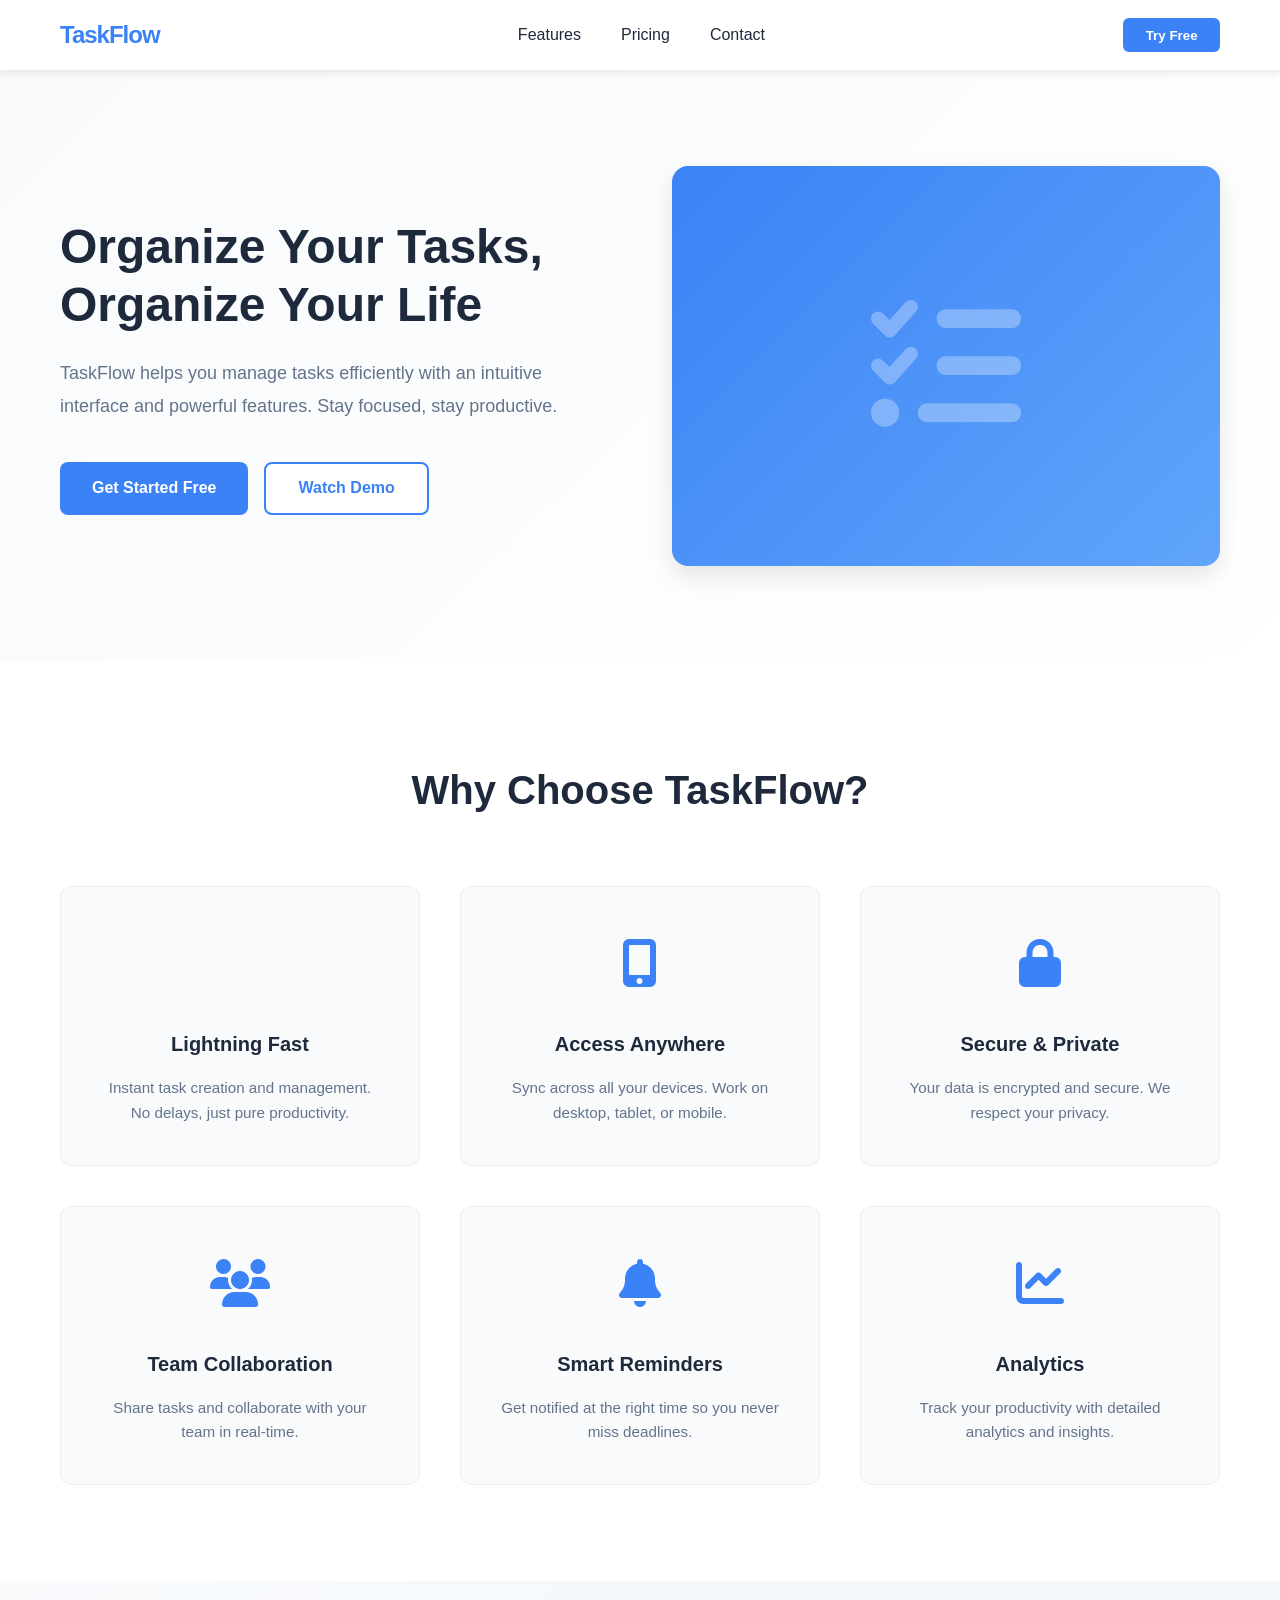
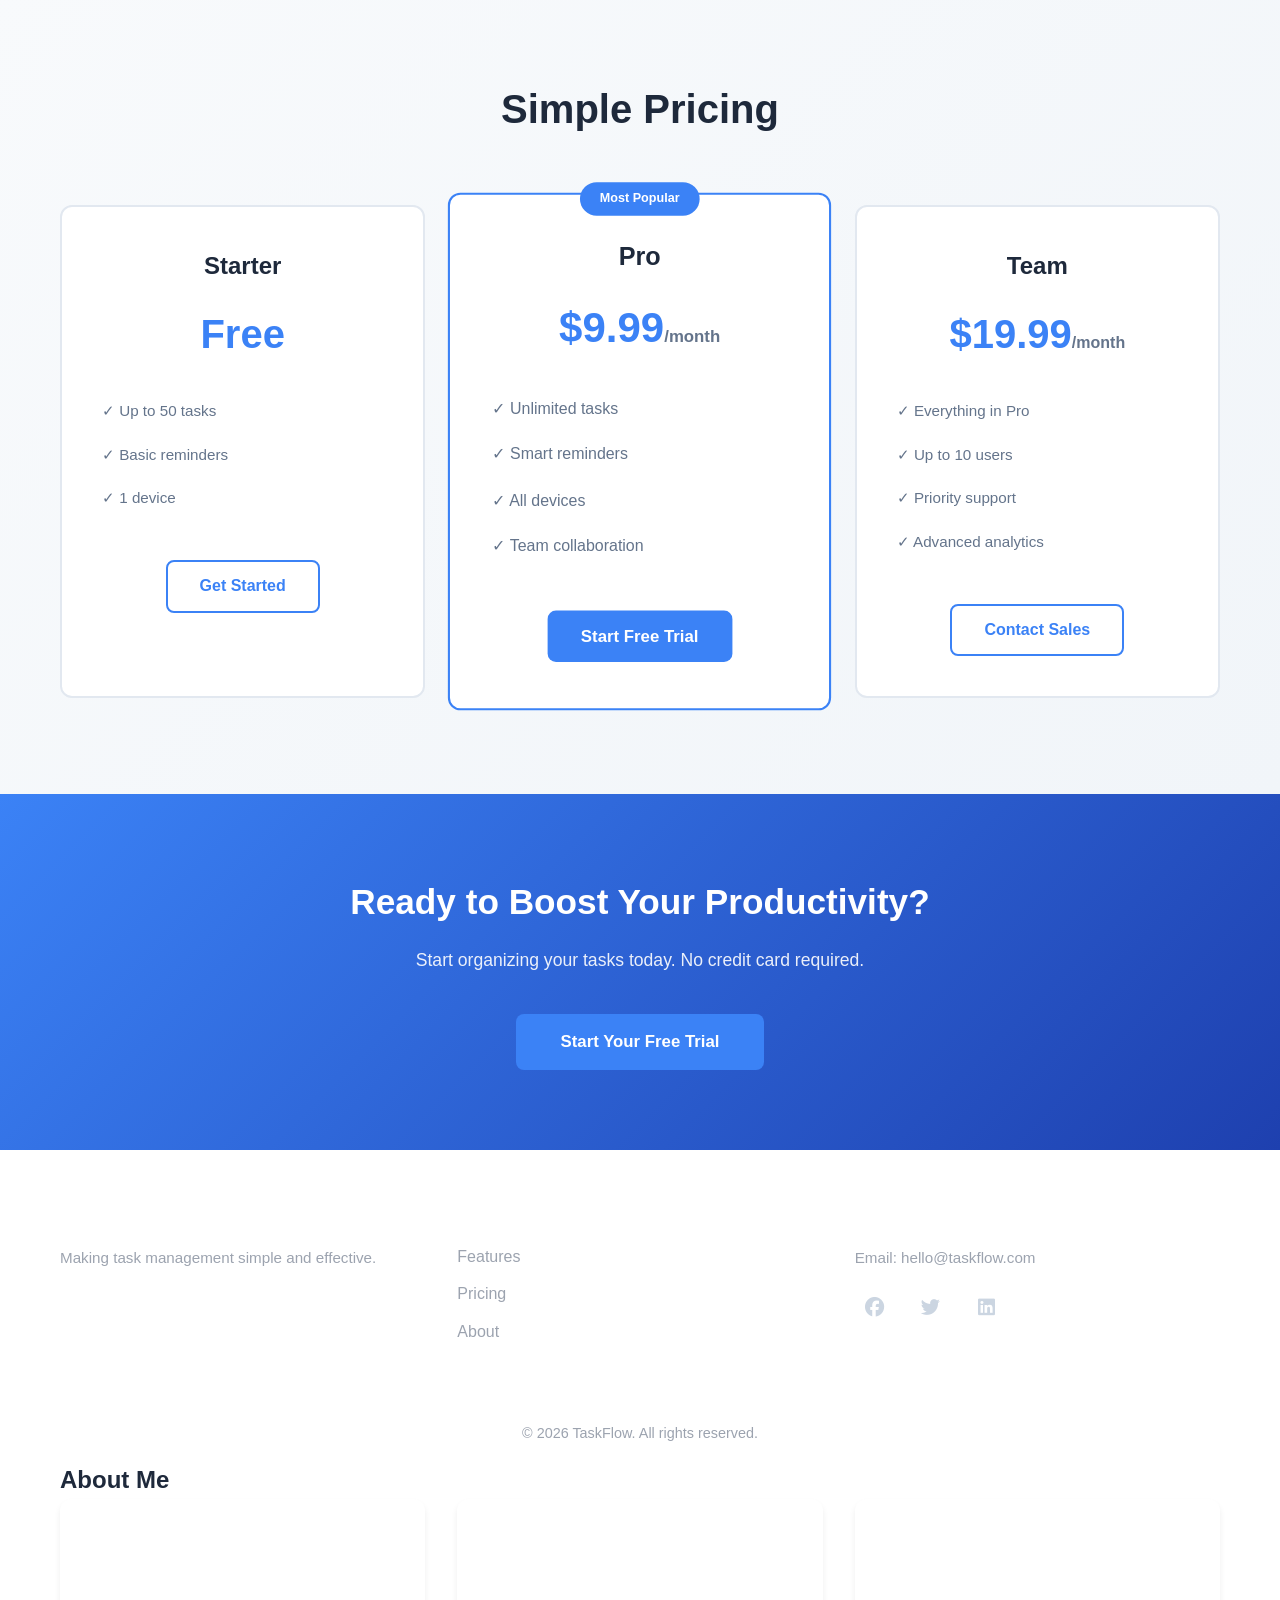
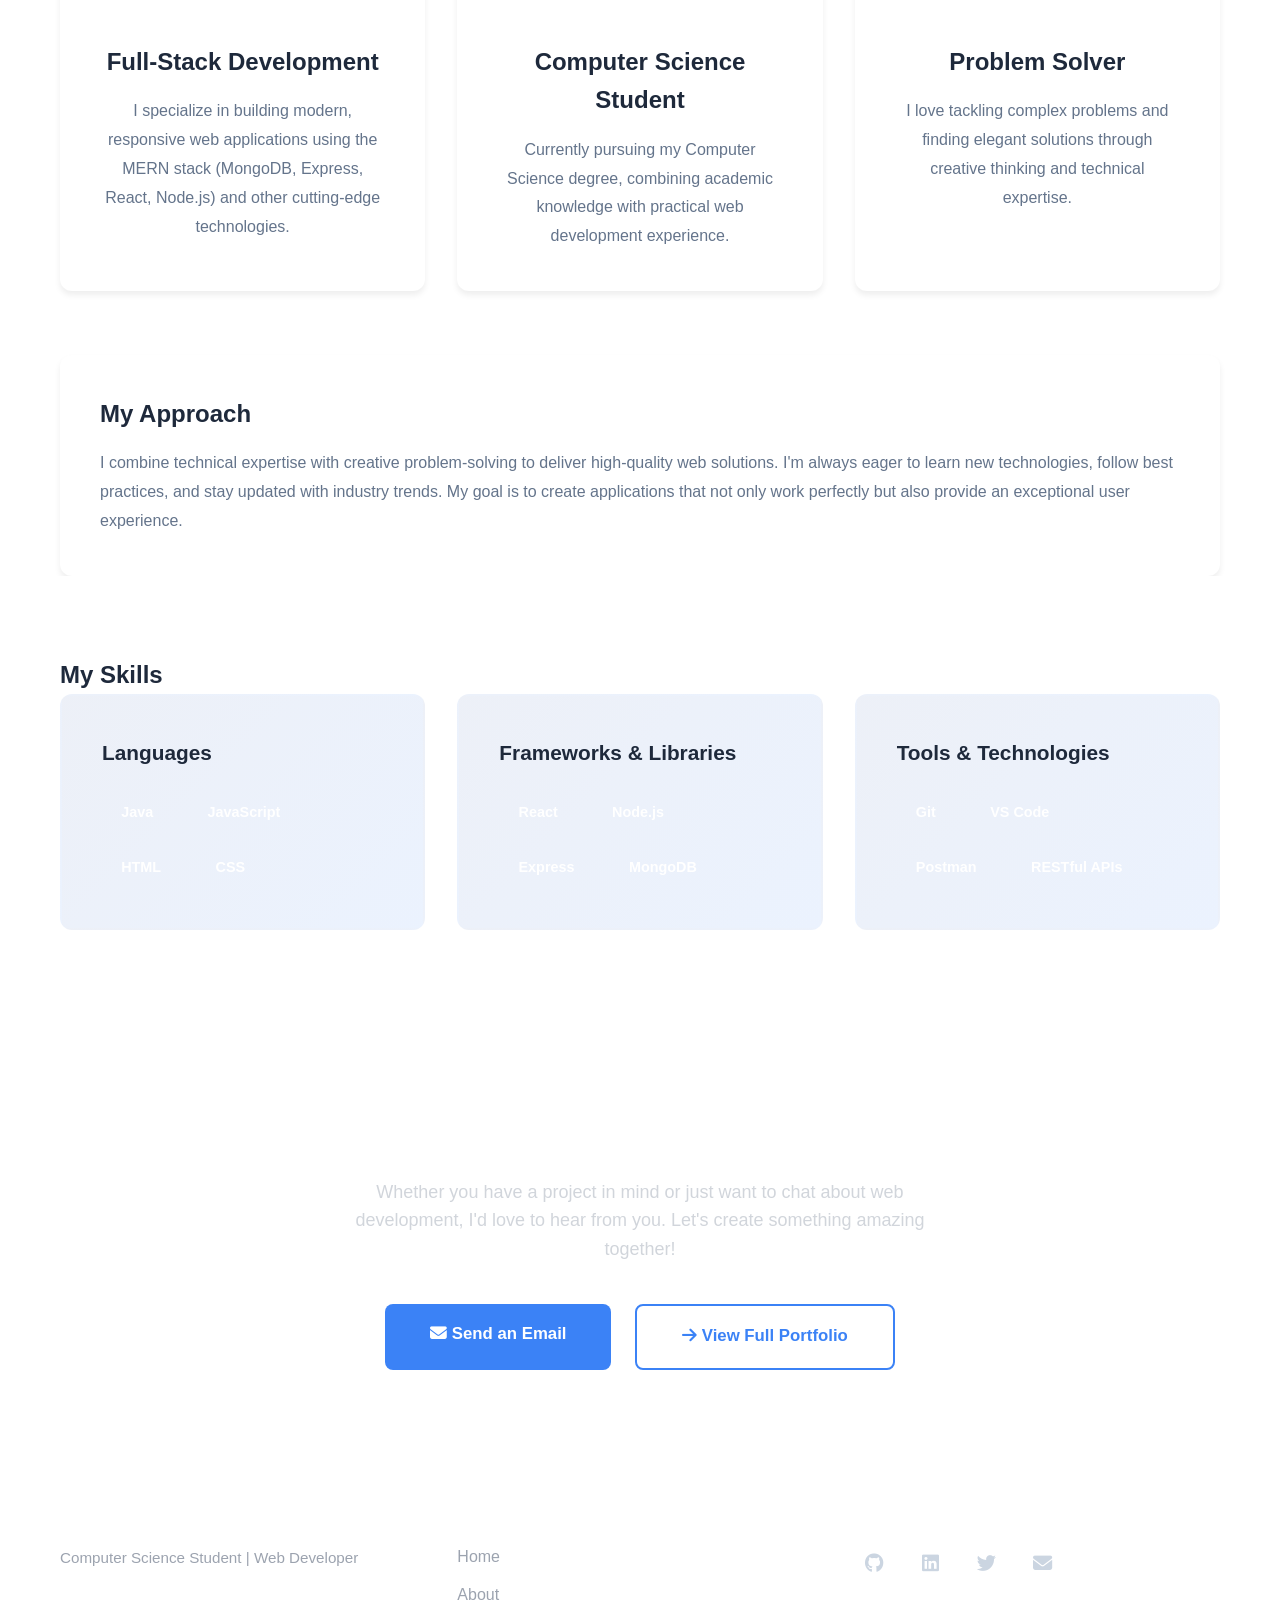
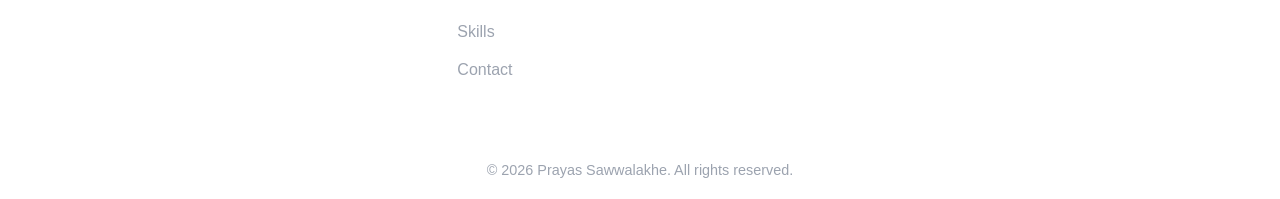
<file: Task-2-Landing-Page/index.html>
<!DOCTYPE html>
<html lang="en">
<head>
    <meta charset="UTF-8">
    <meta name="viewport" content="width=device-width, initial-scale=1.0">
    <title>TaskFlow - Manage Your Tasks Effortlessly</title>
    <link rel="stylesheet" href="style.css">
    <link rel="stylesheet" href="https://cdnjs.cloudflare.com/ajax/libs/font-awesome/6.4.0/css/all.min.css">
</head>
<body>
    <!-- Navigation -->
    <nav class="navbar">
        <div class="container nav-container">
            <div class="logo">TaskFlow</div>
            <ul class="nav-links">
                <li><a href="#features">Features</a></li>
                <li><a href="#pricing">Pricing</a></li>
                <li><a href="#contact">Contact</a></li>
            </ul>
            <button class="cta-btn-small">Try Free</button>
        </div>
    </nav>

    <!-- Hero Section -->
    <section class="hero">
        <div class="container">
            <div class="hero-content">
                <h1>Organize Your Tasks, Organize Your Life</h1>
                <p>TaskFlow helps you manage tasks efficiently with an intuitive interface and powerful features. Stay focused, stay productive.</p>
                <div class="hero-buttons">
                    <button class="btn btn-primary">Get Started Free</button>
                    <button class="btn btn-secondary">Watch Demo</button>
                </div>
            </div>
            <div class="hero-image">
                <div class="image-placeholder">
                    <i class="fas fa-tasks"></i>
                </div>
            </div>
        </div>
    </section>

    <!-- Features Section -->
    <section id="features" class="features">
        <div class="container">
            <h2>Why Choose TaskFlow?</h2>
            <div class="features-grid">
                <div class="feature-card">
                    <div class="feature-icon">
                        <i class="fas fa-lightning-bolt"></i>
                    </div>
                    <h3>Lightning Fast</h3>
                    <p>Instant task creation and management. No delays, just pure productivity.</p>
                </div>
                <div class="feature-card">
                    <div class="feature-icon">
                        <i class="fas fa-mobile-alt"></i>
                    </div>
                    <h3>Access Anywhere</h3>
                    <p>Sync across all your devices. Work on desktop, tablet, or mobile.</p>
                </div>
                <div class="feature-card">
                    <div class="feature-icon">
                        <i class="fas fa-lock"></i>
                    </div>
                    <h3>Secure & Private</h3>
                    <p>Your data is encrypted and secure. We respect your privacy.</p>
                </div>
                <div class="feature-card">
                    <div class="feature-icon">
                        <i class="fas fa-users"></i>
                    </div>
                    <h3>Team Collaboration</h3>
                    <p>Share tasks and collaborate with your team in real-time.</p>
                </div>
                <div class="feature-card">
                    <div class="feature-icon">
                        <i class="fas fa-bell"></i>
                    </div>
                    <h3>Smart Reminders</h3>
                    <p>Get notified at the right time so you never miss deadlines.</p>
                </div>
                <div class="feature-card">
                    <div class="feature-icon">
                        <i class="fas fa-chart-line"></i>
                    </div>
                    <h3>Analytics</h3>
                    <p>Track your productivity with detailed analytics and insights.</p>
                </div>
            </div>
        </div>
    </section>

    <!-- Pricing Section -->
    <section id="pricing" class="pricing">
        <div class="container">
            <h2>Simple Pricing</h2>
            <div class="pricing-grid">
                <div class="pricing-card">
                    <h3>Starter</h3>
                    <div class="price">Free</div>
                    <ul class="pricing-features">
                        <li>✓ Up to 50 tasks</li>
                        <li>✓ Basic reminders</li>
                        <li>✓ 1 device</li>
                    </ul>
                    <button class="btn btn-secondary">Get Started</button>
                </div>
                <div class="pricing-card featured">
                    <div class="badge">Most Popular</div>
                    <h3>Pro</h3>
                    <div class="price">$9.99<span>/month</span></div>
                    <ul class="pricing-features">
                        <li>✓ Unlimited tasks</li>
                        <li>✓ Smart reminders</li>
                        <li>✓ All devices</li>
                        <li>✓ Team collaboration</li>
                    </ul>
                    <button class="btn btn-primary">Start Free Trial</button>
                </div>
                <div class="pricing-card">
                    <h3>Team</h3>
                    <div class="price">$19.99<span>/month</span></div>
                    <ul class="pricing-features">
                        <li>✓ Everything in Pro</li>
                        <li>✓ Up to 10 users</li>
                        <li>✓ Priority support</li>
                        <li>✓ Advanced analytics</li>
                    </ul>
                    <button class="btn btn-secondary">Contact Sales</button>
                </div>
            </div>
        </div>
    </section>

    <!-- CTA Section -->
    <section class="cta-section">
        <div class="container">
            <h2>Ready to Boost Your Productivity?</h2>
            <p>Start organizing your tasks today. No credit card required.</p>
            <button class="btn btn-primary btn-large">Start Your Free Trial</button>
        </div>
    </section>

    <!-- Footer -->
    <footer id="contact" class="footer">
        <div class="container">
            <div class="footer-content">
                <div class="footer-section">
                    <h4>TaskFlow</h4>
                    <p>Making task management simple and effective.</p>
                </div>
                <div class="footer-section">
                    <h4>Quick Links</h4>
                    <ul>
                        <li><a href="#features">Features</a></li>
                        <li><a href="#pricing">Pricing</a></li>
                        <li><a href="#">About</a></li>
                    </ul>
                </div>
                <div class="footer-section">
                    <h4>Contact</h4>
                    <p>Email: hello@taskflow.com</p>
                    <div class="social-links">
                        <a href="#"><i class="fab fa-facebook"></i></a>
                        <a href="#"><i class="fab fa-twitter"></i></a>
                        <a href="#"><i class="fab fa-linkedin"></i></a>
                    </div>
                </div>
            </div>
            <div class="footer-bottom">
                <p>&copy; 2026 TaskFlow. All rights reserved.</p>
            </div>
        </div>
    </footer>
        </div>
    </section>

    <!-- About Section -->
    <section id="about" class="about">
        <div class="container">
            <h2 class="section-title">About Me</h2>
            <div class="about-grid">
                <div class="about-card">
                    <div class="card-icon">
                        <i class="fas fa-code"></i>
                    </div>
                    <h3>Full-Stack Development</h3>
                    <p>I specialize in building modern, responsive web applications using the MERN stack (MongoDB,
                        Express, React, Node.js) and other cutting-edge technologies.</p>
                </div>
                <div class="about-card">
                    <div class="card-icon">
                        <i class="fas fa-graduation-cap"></i>
                    </div>
                    <h3>Computer Science Student</h3>
                    <p>Currently pursuing my Computer Science degree, combining academic knowledge with practical web
                        development experience.</p>
                </div>
                <div class="about-card">
                    <div class="card-icon">
                        <i class="fas fa-lightbulb"></i>
                    </div>
                    <h3>Problem Solver</h3>
                    <p>I love tackling complex problems and finding elegant solutions through creative thinking and
                        technical expertise.</p>
                </div>
            </div>

            <div class="about-highlight">
                <h3>My Approach</h3>
                <p>I combine technical expertise with creative problem-solving to deliver high-quality web solutions.
                    I'm always eager to learn new technologies, follow best practices, and stay updated with industry
                    trends. My goal is to create applications that not only work perfectly but also provide an
                    exceptional user experience.</p>
            </div>
        </div>
    </section>

    <!-- Skills Section -->
    <section id="skills" class="skills">
        <div class="container">
            <h2 class="section-title">My Skills</h2>
            <div class="skills-grid">
                <div class="skill-box">
                    <h3>Languages</h3>
                    <div class="skill-items">
                        <span class="skill-tag">Java</span>
                        <span class="skill-tag">JavaScript</span>
                        <span class="skill-tag">HTML</span>
                        <span class="skill-tag">CSS</span>
                    </div>
                </div>
                <div class="skill-box">
                    <h3>Frameworks & Libraries</h3>
                    <div class="skill-items">
                        <span class="skill-tag">React</span>
                        <span class="skill-tag">Node.js</span>
                        <span class="skill-tag">Express</span>
                        <span class="skill-tag">MongoDB</span>
                    </div>
                </div>
                <div class="skill-box">
                    <h3>Tools & Technologies</h3>
                    <div class="skill-items">
                        <span class="skill-tag">Git</span>
                        <span class="skill-tag">VS Code</span>
                        <span class="skill-tag">Postman</span>
                        <span class="skill-tag">RESTful APIs</span>
                    </div>
                </div>
            </div>
        </div>
    </section>

    <!-- Call to Action Section -->
    <section id="cta" class="cta">
        <div class="container">
            <div class="cta-content">
                <h2>Ready to Work Together?</h2>
                <p>Whether you have a project in mind or just want to chat about web development, I'd love to hear from
                    you. Let's create something amazing together!</p>
                <div class="cta-buttons">
                    <a href="mailto:your-email@example.com" class="btn btn-primary btn-large">
                        <i class="fas fa-envelope"></i> Send an Email
                    </a>
                    <a href="../Task-1-Portfolio/index.html" class="btn btn-secondary btn-large">
                        <i class="fas fa-arrow-right"></i> View Full Portfolio
                    </a>
                </div>
            </div>
        </div>
    </section>

    <!-- Footer -->
    <footer class="footer">
        <div class="container">
            <div class="footer-content">
                <div class="footer-section">
                    <h4>Prayas Sawwalakhe</h4>
                    <p>Computer Science Student | Web Developer</p>
                </div>
                <div class="footer-section">
                    <h4>Quick Links</h4>
                    <ul>
                        <li><a href="#home">Home</a></li>
                        <li><a href="#about">About</a></li>
                        <li><a href="#skills">Skills</a></li>
                        <li><a href="#cta">Contact</a></li>
                    </ul>
                </div>
                <div class="footer-section">
                    <h4>Connect</h4>
                    <div class="social-links">
                        <a href="#" class="social-link" title="GitHub"><i class="fab fa-github"></i></a>
                        <a href="#" class="social-link" title="LinkedIn"><i class="fab fa-linkedin"></i></a>
                        <a href="#" class="social-link" title="Twitter"><i class="fab fa-twitter"></i></a>
                        <a href="#" class="social-link" title="Email"><i class="fas fa-envelope"></i></a>
                    </div>
                </div>
            </div>
            <div class="footer-bottom">
                <p>&copy; 2026 Prayas Sawwalakhe. All rights reserved.</p>
            </div>
        </div>
    </footer>
</body>

</html>
</file>
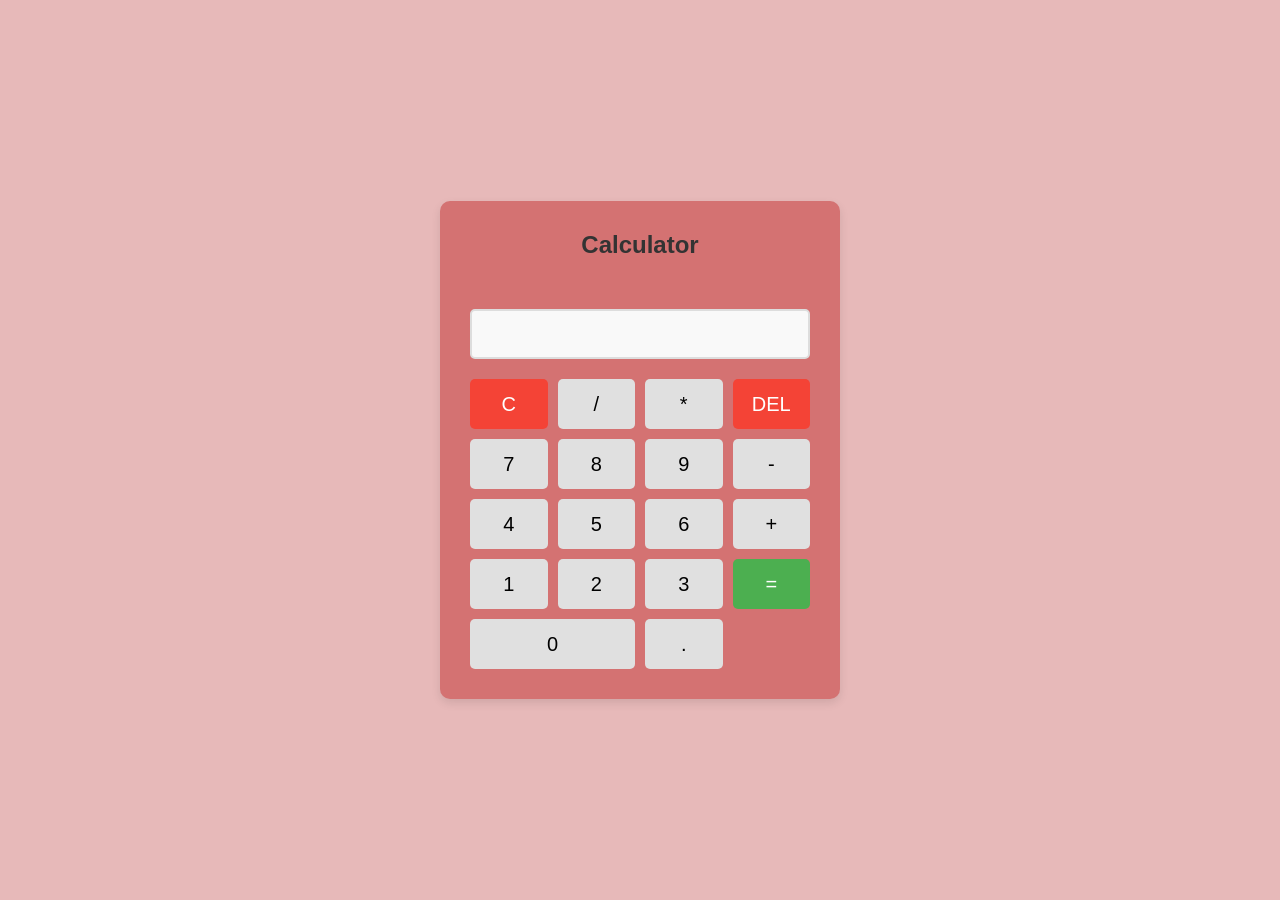
<file: Task-3-Calculator/index.html>
<!DOCTYPE html>
<html lang="en">
<head>
    <meta charset="UTF-8">
    <meta name="viewport" content="width=device-width, initial-scale=1.0">
    <title>Simple Calculator</title>
    <link rel="stylesheet" href="style.css">
</head>
<body>
    <div class="calculator">
        <h2>Calculator</h2>
        <input type="text" id="display" disabled>
        <div class="buttons">
            <button onclick="clearDisplay()">C</button>
            <button onclick="appendToDisplay('/')">/</button>
            <button onclick="appendToDisplay('*')">*</button>
            <button onclick="deleteLast()">DEL</button>
             
            <button onclick="appendToDisplay('7')">7</button>
            <button onclick="appendToDisplay('8')">8</button>
            <button onclick="appendToDisplay('9')">9</button>
            <button onclick="appendToDisplay('-')">-</button>
            
            <button onclick="appendToDisplay('4')">4</button>
            <button onclick="appendToDisplay('5')">5</button>
            <button onclick="appendToDisplay('6')">6</button>
            <button onclick="appendToDisplay('+')">+</button>
            
            <button onclick="appendToDisplay('1')">1</button>
            <button onclick="appendToDisplay('2')">2</button>
            <button onclick="appendToDisplay('3')">3</button>
            <button onclick="calculate()">=</button>
            
            <button onclick="appendToDisplay('0')" class="zero">0</button>
            <button onclick="appendToDisplay('.')">.</button>
        </div>
    </div>
    <script src="script.js"></script>
</body>
</html>
</file>
<file: Task-2-Landing-Page/style.css>
* {
    margin: 0;
    padding: 0;
    box-sizing: border-box;
}

:root {
    --primary: #3b82f6;
    --primary-dark: #1e40af;
    --secondary: #10b981;
    --light-bg: #f8fafc;
    --white: #ffffff;
    --text-dark: #1e293b;
    --text-light: #64748b;
    --shadow: 0 4px 6px rgba(0, 0, 0, 0.07);
    --shadow-lg: 0 10px 25px rgba(0, 0, 0, 0.1);
    --transition: all 0.3s ease;
}

html {
    scroll-behavior: smooth;
}

body {
    font-family: 'Segoe UI', -apple-system, BlinkMacSystemFont, sans-serif;
    color: var(--text-dark);
    line-height: 1.6;
    background: var(--white);
}

.container {
    max-width: 1200px;
    margin: 0 auto;
    padding: 0 20px;
}

/* ===== Navigation ===== */
.navbar {
    background: var(--white);
    padding: 1rem 0;
    position: sticky;
    top: 0;
    z-index: 100;
    box-shadow: var(--shadow);
}

.nav-container {
    display: flex;
    justify-content: space-between;
    align-items: center;
}

.logo {
    font-size: 1.5rem;
    font-weight: 700;
    color: var(--primary);
    letter-spacing: -1px;
}

.nav-links {
    display: flex;
    list-style: none;
    gap: 2.5rem;
}

.nav-links a {
    color: var(--text-dark);
    text-decoration: none;
    font-weight: 500;
    transition: var(--transition);
    position: relative;
}

.nav-links a:hover {
    color: var(--primary);
}

.cta-btn-small {
    background: var(--primary);
    color: var(--white);
    border: none;
    padding: 0.6rem 1.4rem;
    border-radius: 6px;
    font-weight: 600;
    cursor: pointer;
    transition: var(--transition);
}

.cta-btn-small:hover {
    background: var(--primary-dark);
    transform: translateY(-2px);
}

/* ===== Hero Section ===== */
.hero {
    padding: 6rem 0;
    background: linear-gradient(135deg, var(--light-bg) 0%, #ffffff 100%);
}

.hero .container {
    display: grid;
    grid-template-columns: 1fr 1fr;
    gap: 4rem;
    align-items: center;
}

.hero-content h1 {
    font-size: 3rem;
    font-weight: 800;
    margin-bottom: 1.5rem;
    line-height: 1.2;
    color: var(--text-dark);
}

.hero-content p {
    font-size: 1.125rem;
    color: var(--text-light);
    margin-bottom: 2.5rem;
    line-height: 1.8;
}

.hero-buttons {
    display: flex;
    gap: 1rem;
    flex-wrap: wrap;
}

.btn {
    padding: 0.95rem 2rem;
    border: none;
    border-radius: 8px;
    font-size: 1rem;
    font-weight: 600;
    cursor: pointer;
    transition: var(--transition);
    text-decoration: none;
    display: inline-block;
}

.btn-primary {
    background: var(--primary);
    color: var(--white);
}

.btn-primary:hover {
    background: var(--primary-dark);
    transform: translateY(-3px);
    box-shadow: var(--shadow-lg);
}

.btn-secondary {
    background: var(--white);
    color: var(--primary);
    border: 2px solid var(--primary);
}

.btn-secondary:hover {
    background: var(--primary);
    color: var(--white);
    transform: translateY(-3px);
}

.btn-large {
    padding: 1.1rem 2.8rem;
    font-size: 1.05rem;
}

.image-placeholder {
    width: 100%;
    height: 400px;
    background: linear-gradient(135deg, var(--primary) 0%, #60a5fa 100%);
    border-radius: 16px;
    display: flex;
    align-items: center;
    justify-content: center;
    font-size: 150px;
    color: rgba(255, 255, 255, 0.3);
    box-shadow: var(--shadow-lg);
}

/* ===== Features Section ===== */
.features {
    padding: 6rem 0;
    background: var(--white);
}

.features h2 {
    text-align: center;
    font-size: 2.5rem;
    font-weight: 700;
    margin-bottom: 4rem;
    color: var(--text-dark);
}

.features-grid {
    display: grid;
    grid-template-columns: repeat(auto-fit, minmax(320px, 1fr));
    gap: 2.5rem;
}

.feature-card {
    padding: 2.5rem;
    background: var(--light-bg);
    border-radius: 12px;
    text-align: center;
    transition: var(--transition);
    border: 1px solid rgba(0, 0, 0, 0.05);
}

.feature-card:hover {
    transform: translateY(-8px);
    box-shadow: var(--shadow-lg);
}

.feature-icon {
    font-size: 3rem;
    color: var(--primary);
    margin-bottom: 1.5rem;
}

.feature-card h3 {
    font-size: 1.25rem;
    margin-bottom: 1rem;
    color: var(--text-dark);
}

.feature-card p {
    color: var(--text-light);
    font-size: 0.95rem;
}

/* ===== Pricing Section ===== */
.pricing {
    padding: 6rem 0;
    background: linear-gradient(135deg, var(--light-bg) 0%, #f1f5f9 100%);
}

.pricing h2 {
    text-align: center;
    font-size: 2.5rem;
    font-weight: 700;
    margin-bottom: 4rem;
    color: var(--text-dark);
}

.pricing-grid {
    display: grid;
    grid-template-columns: repeat(auto-fit, minmax(300px, 1fr));
    gap: 2rem;
}

.pricing-card {
    background: var(--white);
    border-radius: 12px;
    padding: 2.5rem;
    text-align: center;
    border: 2px solid #e2e8f0;
    transition: var(--transition);
    position: relative;
}

.pricing-card.featured {
    border-color: var(--primary);
    transform: scale(1.05);
}

.badge {
    position: absolute;
    top: -12px;
    left: 50%;
    transform: translateX(-50%);
    background: var(--primary);
    color: var(--white);
    padding: 0.4rem 1.2rem;
    border-radius: 20px;
    font-size: 0.75rem;
    font-weight: 700;
}

.pricing-card:hover {
    box-shadow: var(--shadow-lg);
}

.pricing-card h3 {
    font-size: 1.5rem;
    margin-bottom: 1rem;
    color: var(--text-dark);
}

.price {
    font-size: 2.5rem;
    font-weight: 700;
    color: var(--primary);
    margin-bottom: 1.5rem;
}

.price span {
    font-size: 1rem;
    color: var(--text-light);
}

.pricing-features {
    list-style: none;
    margin-bottom: 2.5rem;
    text-align: left;
}

.pricing-features li {
    padding: 0.6rem 0;
    color: var(--text-light);
    font-size: 0.95rem;
}

/* ===== CTA Section ===== */
.cta-section {
    padding: 5rem 0;
    background: linear-gradient(135deg, var(--primary) 0%, #1e40af 100%);
    color: var(--white);
    text-align: center;
}

.cta-section h2 {
    font-size: 2.2rem;
    font-weight: 700;
    margin-bottom: 1rem;
}

.cta-section p {
    font-size: 1.1rem;
    margin-bottom: 2.5rem;
    opacity: 0.9;
}

/* ===== Footer ===== */
.footer {
    background: var(--text-dark);
    color: var(--white);
    padding: 3.5rem 0 1.5rem;
}

.footer-content {
    display: grid;
    grid-template-columns: repeat(auto-fit, minmax(250px, 1fr));
    gap: 3rem;
    margin-bottom: 2.5rem;
}

.footer-section h4 {
    font-size: 1.1rem;
    margin-bottom: 1rem;
}

.footer-section p {
    color: #cbd5e1;
    font-size: 0.95rem;
    line-height: 1.7;
}

.footer-section ul {
    list-style: none;
}

.footer-section ul li {
    margin-bottom: 0.7rem;
}

.footer-section a {
    color: #cbd5e1;
    text-decoration: none;
    transition: var(--transition);
}

.footer-section a:hover {
    color: var(--primary);
}

.social-links {
    display: flex;
    gap: 1rem;
    margin-top: 1rem;
}

.social-links a {
    display: inline-flex;
    align-items: center;
    justify-content: center;
    width: 40px;
    height: 40px;
    background: rgba(255, 255, 255, 0.1);
    border-radius: 50%;
    font-size: 1.2rem;
}

.social-links a:hover {
    background: var(--primary);
}

.footer-bottom {
    border-top: 1px solid rgba(255, 255, 255, 0.1);
    padding-top: 1.5rem;
    text-align: center;
    color: #cbd5e1;
    font-size: 0.9rem;
}

/* ===== Responsive Design ===== */
@media (max-width: 768px) {
    .nav-links {
        gap: 1.5rem;
        font-size: 0.9rem;
    }

    .hero .container {
        grid-template-columns: 1fr;
    }

    .hero-content h1 {
        font-size: 2rem;
    }

    .hero-content p {
        font-size: 1rem;
    }

    .image-placeholder {
        height: 300px;
        font-size: 80px;
    }

    .hero-buttons {
        flex-direction: column;
    }

    .features h2,
    .pricing h2 {
        font-size: 2rem;
    }

    .features-grid {
        gap: 1.5rem;
    }

    .feature-card {
        padding: 1.5rem;
    }

    .pricing-card.featured {
        transform: scale(1);
    }
}

.section-title::after {
    content: '';
    position: absolute;
    bottom: 0;
    left: 50%;
    transform: translateX(-50%);
    width: 100px;
    height: 4px;
    background: linear-gradient(90deg, var(--primary-color), var(--secondary-color));
    border-radius: 2px;
}

.about-grid {
    display: grid;
    grid-template-columns: repeat(auto-fit, minmax(300px, 1fr));
    gap: 2rem;
    margin-bottom: 4rem;
}

.about-card {
    background: var(--white);
    padding: 2.5rem;
    border-radius: 12px;
    box-shadow: var(--shadow);
    text-align: center;
    transition: var(--transition);
}

.about-card:hover {
    transform: translateY(-10px);
    box-shadow: 0 20px 40px rgba(0, 0, 0, 0.15);
}

.card-icon {
    width: 80px;
    height: 80px;
    background: linear-gradient(135deg, var(--primary-color), var(--secondary-color));
    border-radius: 50%;
    display: flex;
    align-items: center;
    justify-content: center;
    font-size: 2rem;
    color: var(--white);
    margin: 0 auto 1.5rem;
    transition: var(--transition);
}

.about-card:hover .card-icon {
    transform: scale(1.1) rotate(10deg);
}

.about-card h3 {
    font-size: 1.5rem;
    color: var(--text-dark);
    margin-bottom: 1rem;
}

.about-card p {
    color: var(--text-light);
    line-height: 1.8;
}

.about-highlight {
    background: var(--white);
    padding: 2.5rem;
    border-radius: 12px;
    border-left: 5px solid var(--secondary-color);
    box-shadow: var(--shadow);
}

.about-highlight h3 {
    color: var(--text-dark);
    margin-bottom: 1rem;
    font-size: 1.5rem;
}

.about-highlight p {
    color: var(--text-light);
    line-height: 1.8;
}

/* ===== Skills Section ===== */
.skills {
    padding: 5rem 0;
    background: var(--white);
}

.skills-grid {
    display: grid;
    grid-template-columns: repeat(auto-fit, minmax(300px, 1fr));
    gap: 2rem;
}

.skill-box {
    background: linear-gradient(135deg, rgba(76, 108, 179, 0.1), rgba(59, 130, 246, 0.1));
    padding: 2.5rem;
    border-radius: 12px;
    border: 2px solid transparent;
    transition: var(--transition);
}

.skill-box:hover {
    border-color: var(--secondary-color);
    box-shadow: var(--shadow);
}

.skill-box h3 {
    color: var(--text-dark);
    margin-bottom: 1.5rem;
    font-size: 1.3rem;
}

.skill-items {
    display: flex;
    flex-wrap: wrap;
    gap: 1rem;
}

.skill-tag {
    background: var(--primary-color);
    color: var(--white);
    padding: 0.5rem 1.2rem;
    border-radius: 25px;
    font-size: 0.9rem;
    font-weight: 600;
    transition: var(--transition);
    display: inline-block;
}

.skill-tag:hover {
    background: var(--secondary-color);
    transform: scale(1.05);
}

/* ===== CTA Section ===== */
.cta {
    background: linear-gradient(135deg, var(--dark-bg) 0%, #2d3748 100%);
    color: var(--white);
    padding: 5rem 0;
    text-align: center;
}

.cta-content h2 {
    font-size: 2.5rem;
    font-weight: 700;
    margin-bottom: 1.5rem;
}

.cta-content p {
    font-size: 1.125rem;
    margin-bottom: 2.5rem;
    color: #d1d5db;
    max-width: 600px;
    margin-left: auto;
    margin-right: auto;
}

.cta-buttons {
    display: flex;
    gap: 1.5rem;
    justify-content: center;
    flex-wrap: wrap;
}

/* ===== Footer ===== */
.footer {
    background: var(--dark-bg);
    color: var(--white);
    padding: 3rem 0 1rem;
    border-top: 2px solid rgba(255, 255, 255, 0.1);
}

.footer-content {
    display: grid;
    grid-template-columns: repeat(auto-fit, minmax(250px, 1fr));
    gap: 2rem;
    margin-bottom: 2rem;
}

.footer-section h4 {
    color: var(--secondary-color);
    margin-bottom: 1rem;
    font-size: 1.1rem;
}

.footer-section p {
    color: #9ca3af;
    line-height: 1.8;
}

.footer-section ul {
    list-style: none;
}

.footer-section ul li {
    margin-bottom: 0.75rem;
}

.footer-section ul li a {
    color: #9ca3af;
    text-decoration: none;
    transition: var(--transition);
}

.footer-section ul li a:hover {
    color: var(--secondary-color);
}

.social-links {
    display: flex;
    gap: 1rem;
}

.social-link {
    width: 45px;
    height: 45px;
    background: rgba(255, 255, 255, 0.1);
    border-radius: 50%;
    display: flex;
    align-items: center;
    justify-content: center;
    color: var(--white);
    text-decoration: none;
    transition: var(--transition);
    font-size: 1.1rem;
}

.social-link:hover {
    background: var(--secondary-color);
    transform: translateY(-5px);
}

.footer-bottom {
    border-top: 1px solid rgba(255, 255, 255, 0.1);
    padding-top: 2rem;
    text-align: center;
    color: #9ca3af;
    font-size: 0.9rem;
}

/* ===== Responsive Design ===== */
@media (max-width: 768px) {
    .nav-menu {
        display: none;
    }

    .hamburger {
        display: flex;
    }

    .hero .container {
        flex-direction: column;
        gap: 2rem;
    }

    .hero-title {
        font-size: 2.5rem;
    }

    .hero-subtitle {
        font-size: 1rem;
    }

    .image-wrapper,
    .image-wrapper::before,
    .profile-img {
        width: 280px;
        height: 280px;
    }

    .section-title {
        font-size: 2rem;
        margin-bottom: 2.5rem;
    }

    .about-grid {
        grid-template-columns: 1fr;
    }

    .skills-grid {
        grid-template-columns: 1fr;
    }

    .cta-content h2 {
        font-size: 2rem;
    }

    .cta-buttons {
        flex-direction: column;
    }

    .btn-large {
        width: 100%;
        justify-content: center;
    }

    .footer-content {
        grid-template-columns: 1fr;
    }
}

@media (max-width: 480px) {
    .navbar-brand h1 {
        font-size: 1.5rem;
    }

    .hero-title {
        font-size: 2rem;
    }

    .hero-buttons {
        flex-direction: column;
        gap: 1rem;
    }

    .btn {
        width: 100%;
        justify-content: center;
    }

    .image-wrapper,
    .image-wrapper::before,
    .profile-img {
        width: 200px;
        height: 200px;
    }

    .section-title {
        font-size: 1.75rem;
    }

    .skill-items {
        justify-content: center;
    }
}
</file>
<file: Task-3-Calculator/style.css>
* {
    margin: 0;
    padding: 0;
    box-sizing: border-box;
}

body {
    font-family: Arial, sans-serif;
    display: flex;
    justify-content: center;
    align-items: center;
    min-height: 100vh;
    background-color: #e7b9b9;
}

.calculator {
    background-color: #d47272;
    padding: 30px;
    border-radius: 10px;
    box-shadow: 0 4px 10px rgba(0, 0, 0, 0.1);
    width: 400px;
}

.calculator h2 {
    text-align: center;
    margin-bottom: 50px;
    color: #333;
}

#display {
    width: 100%;
    height: 50px; 
    font-size: 24px;
    text-align: right;
    padding: 10px;
    margin-bottom: 20px;
    border: 2px solid #ddd;
    border-radius: 5px;
    background-color: #f9f9f9;
}

.buttons {
    display: grid;
    grid-template-columns: repeat(4, 1fr);
    gap: 10px;
}

button {
    height: 50px;
    font-size: 20px;
    border: none;
    border-radius: 5px;
    background-color: #e0e0e0;
    cursor: pointer;
    transition: background-color 0.2s;
}

button:hover {
    background-color: #d0d0d0;
}

button:active {
    background-color: #c0c0c0;
}

.zero {
    grid-column: span 2;
}

button[onclick="calculate()"] {
    background-color: #4CAF50;
    color: white;
}

button[onclick="calculate()"]:hover {
    background-color: #45a049;
}

button[onclick="clearDisplay()"],
button[onclick="deleteLast()"] {
    background-color: #f44336;
    color: white;
}

button[onclick="clearDisplay()"]:hover,
button[onclick="deleteLast()"]:hover {
    background-color: #da190b;
}
</file>
